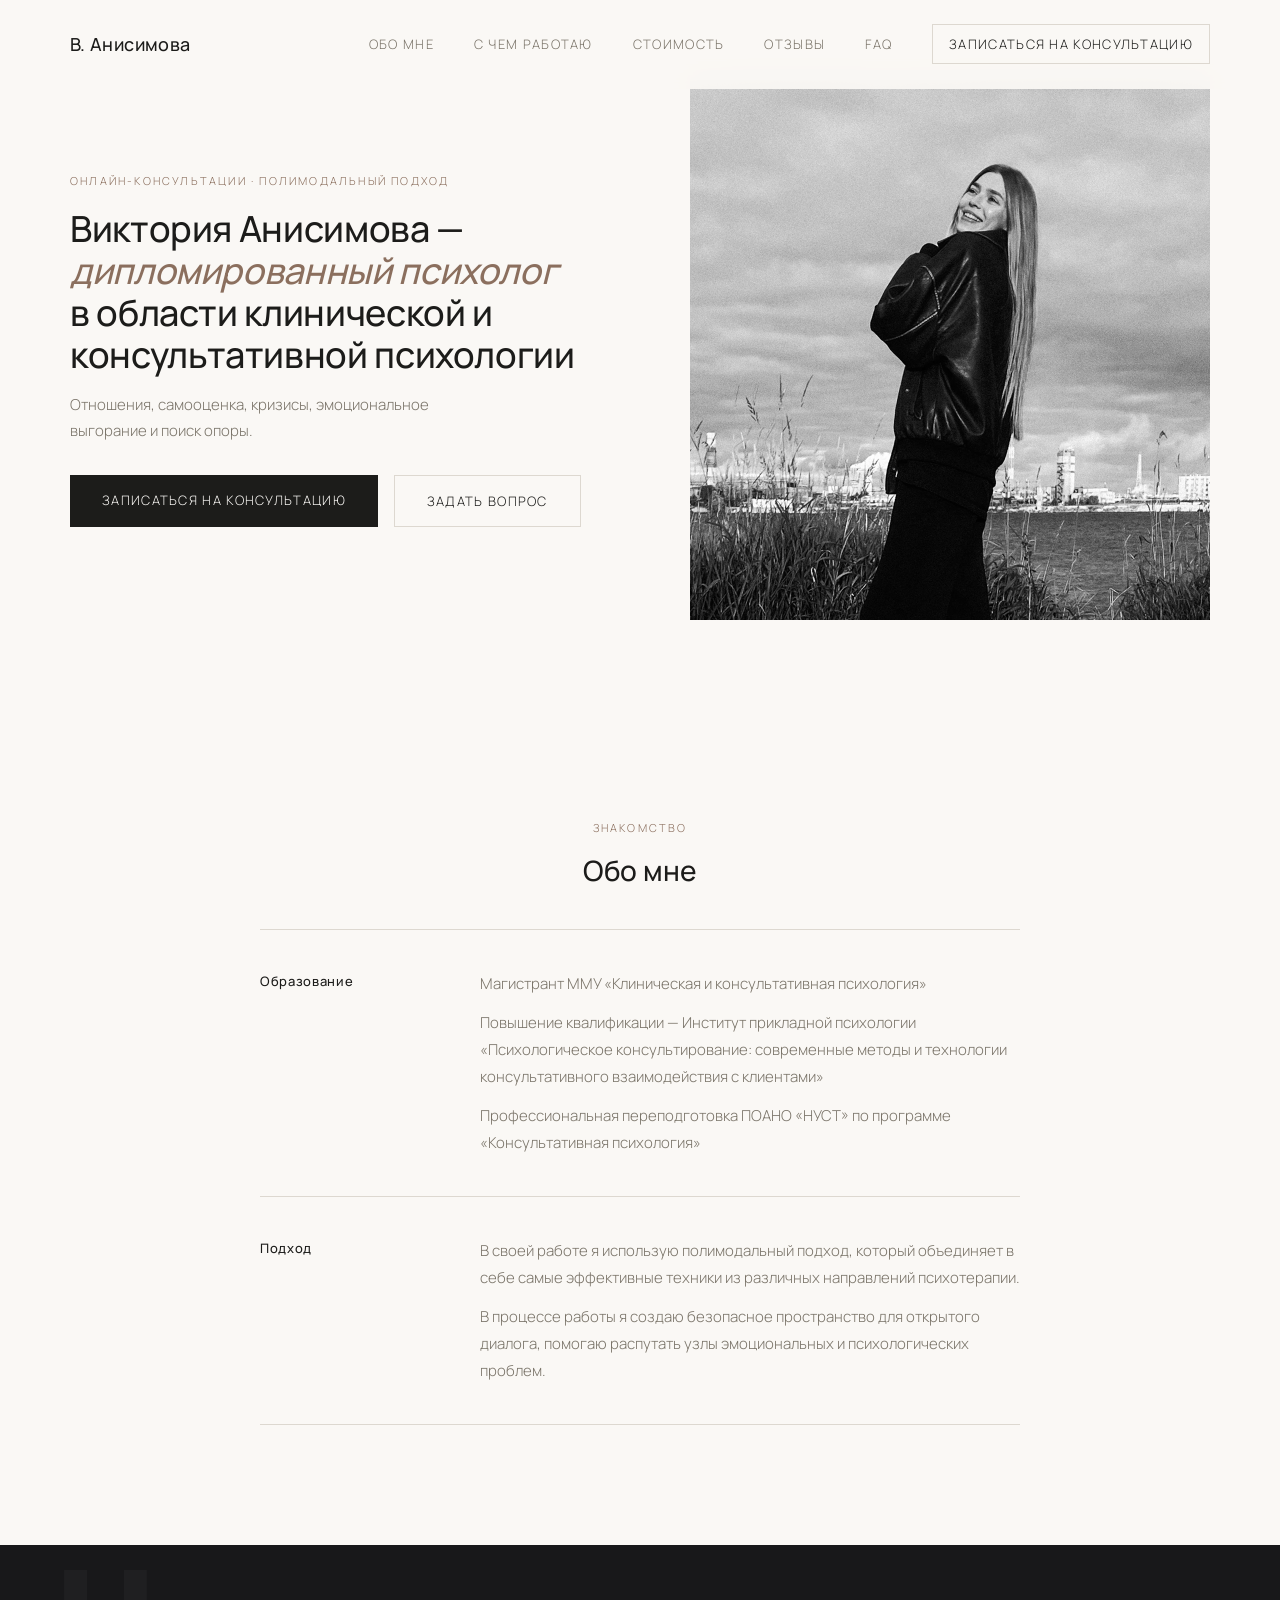
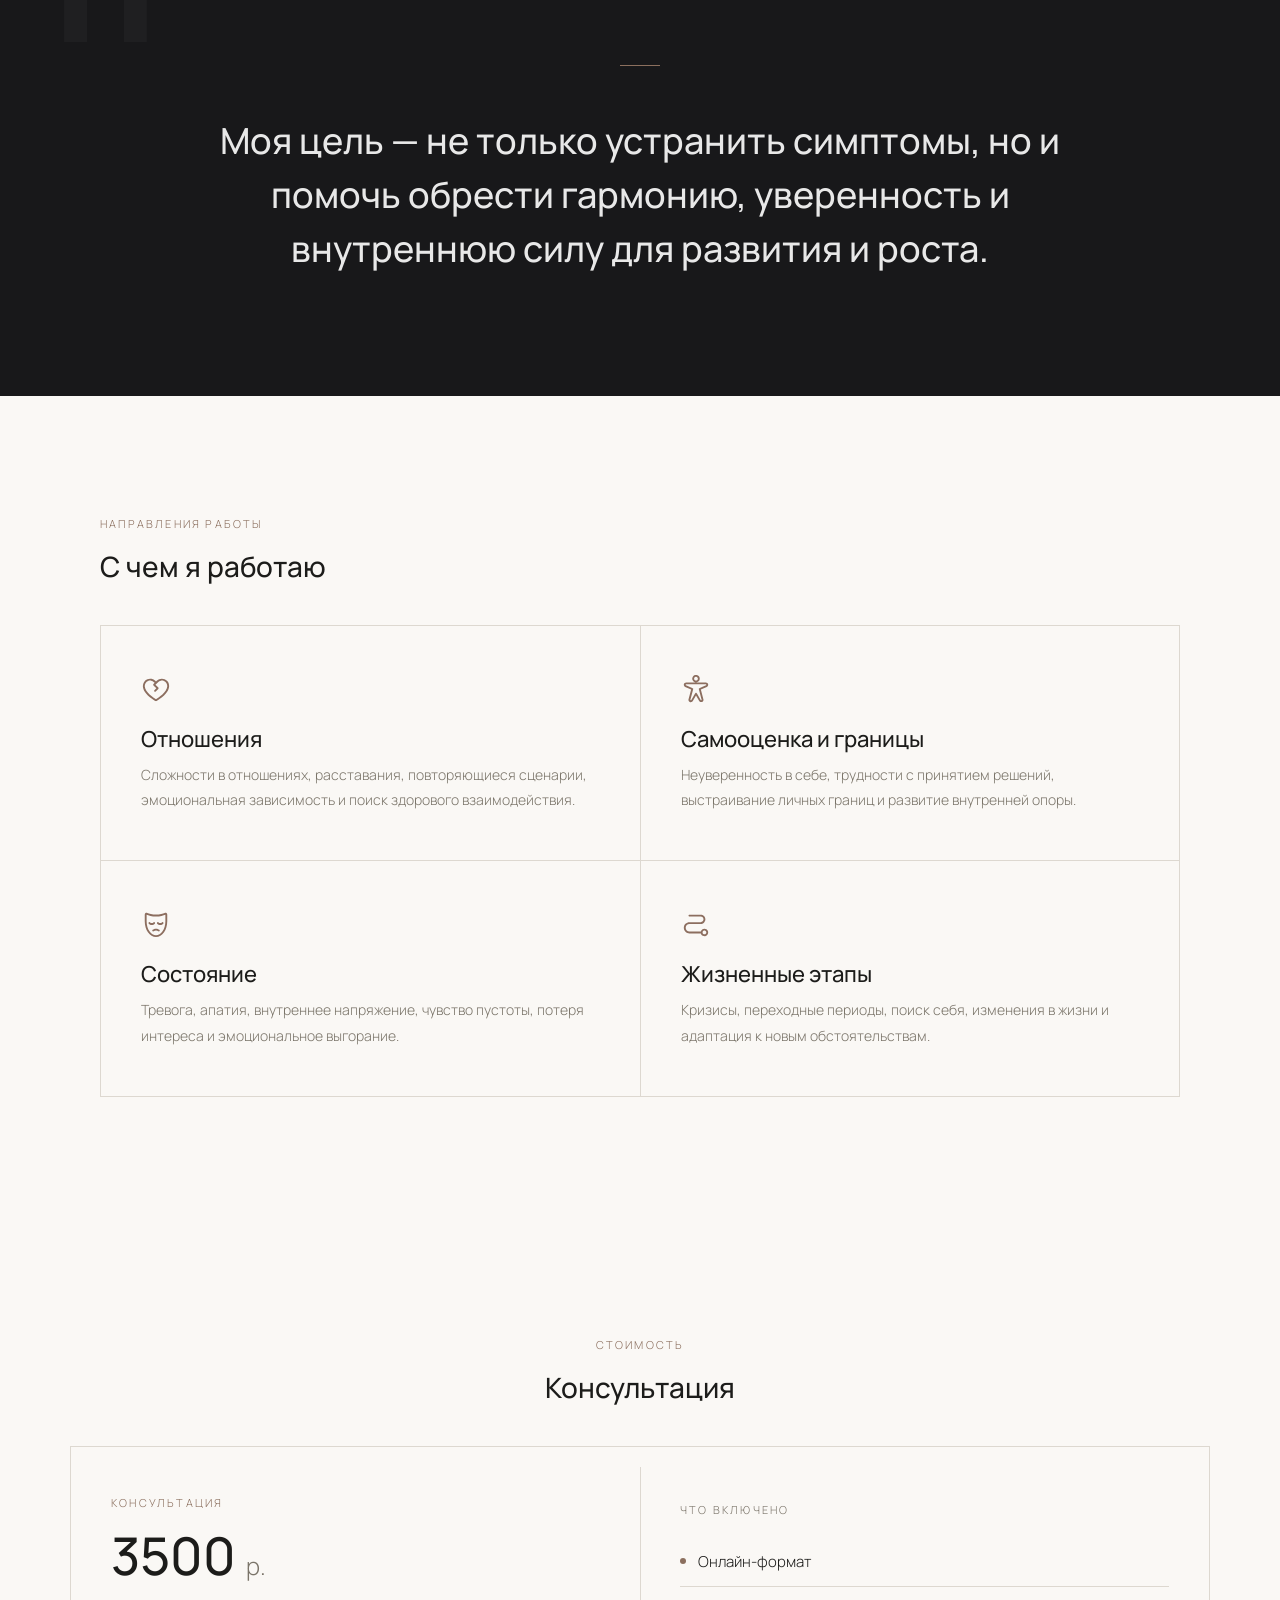
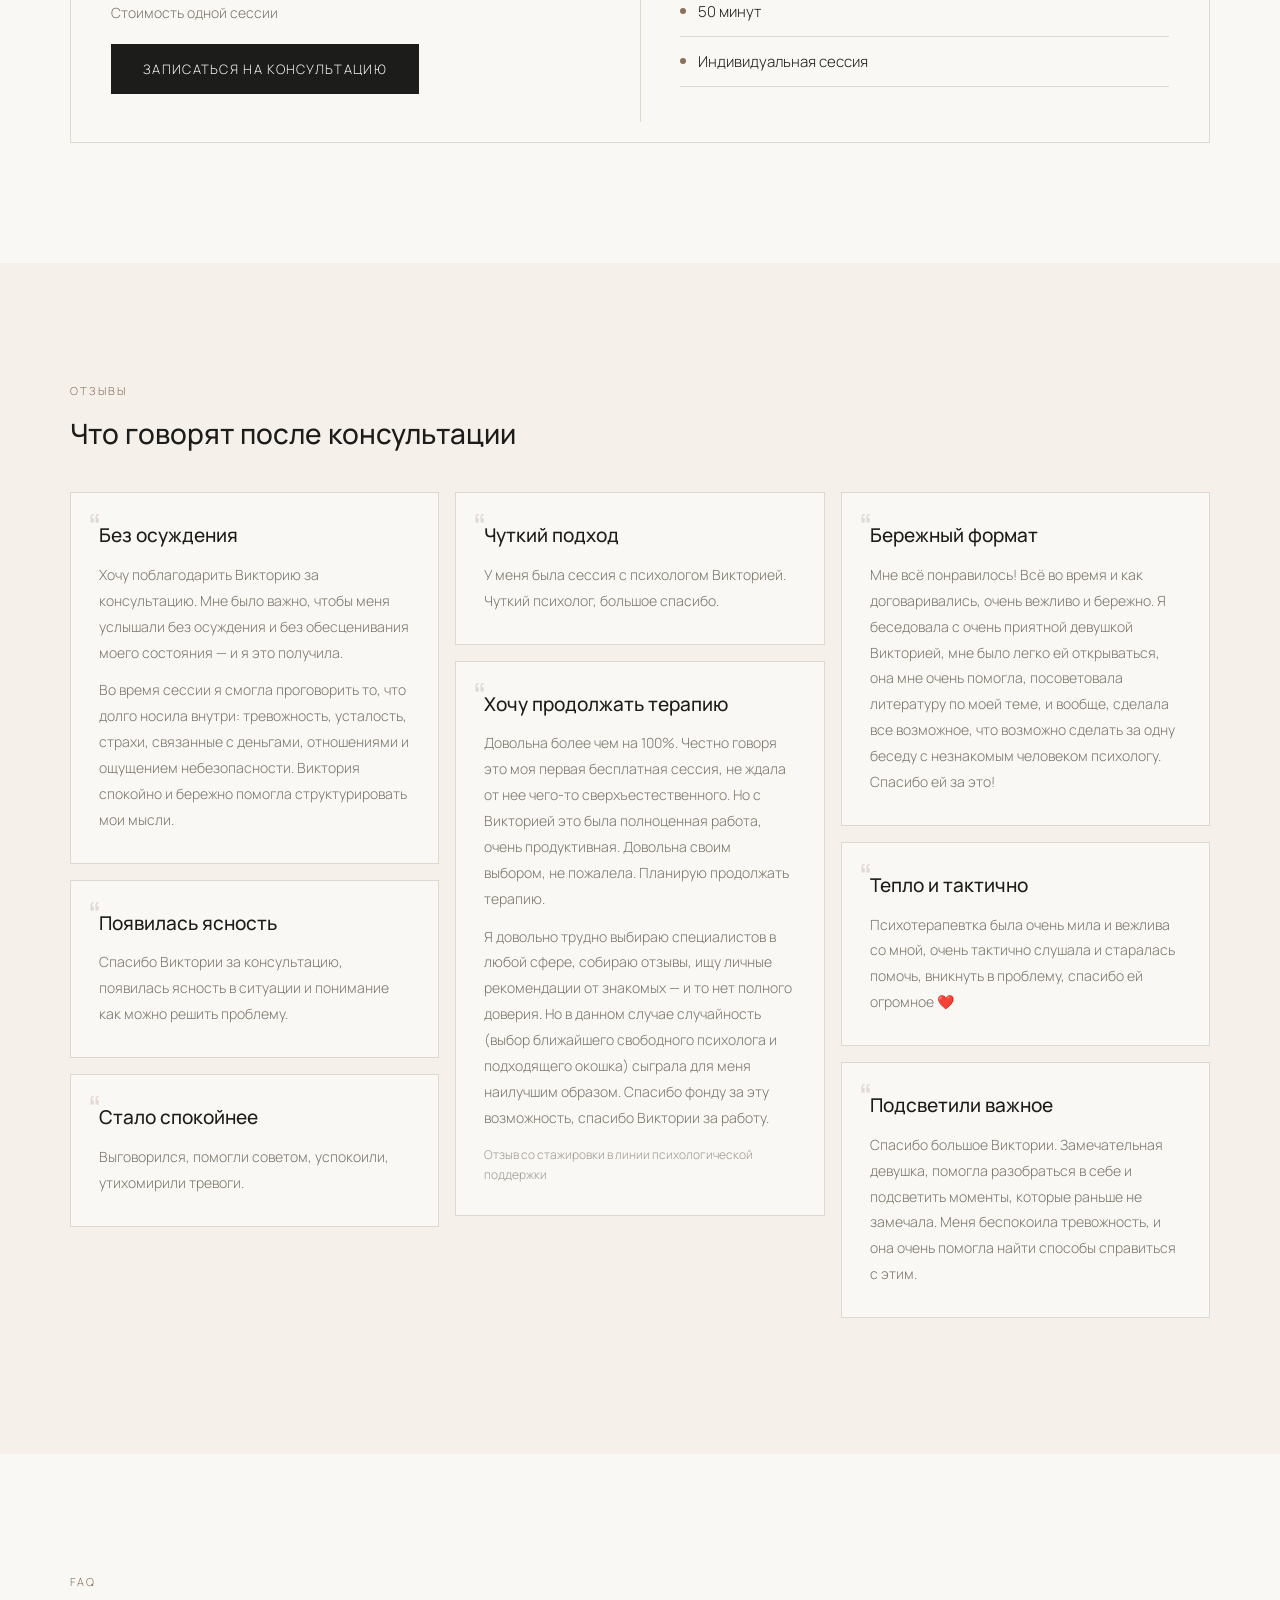
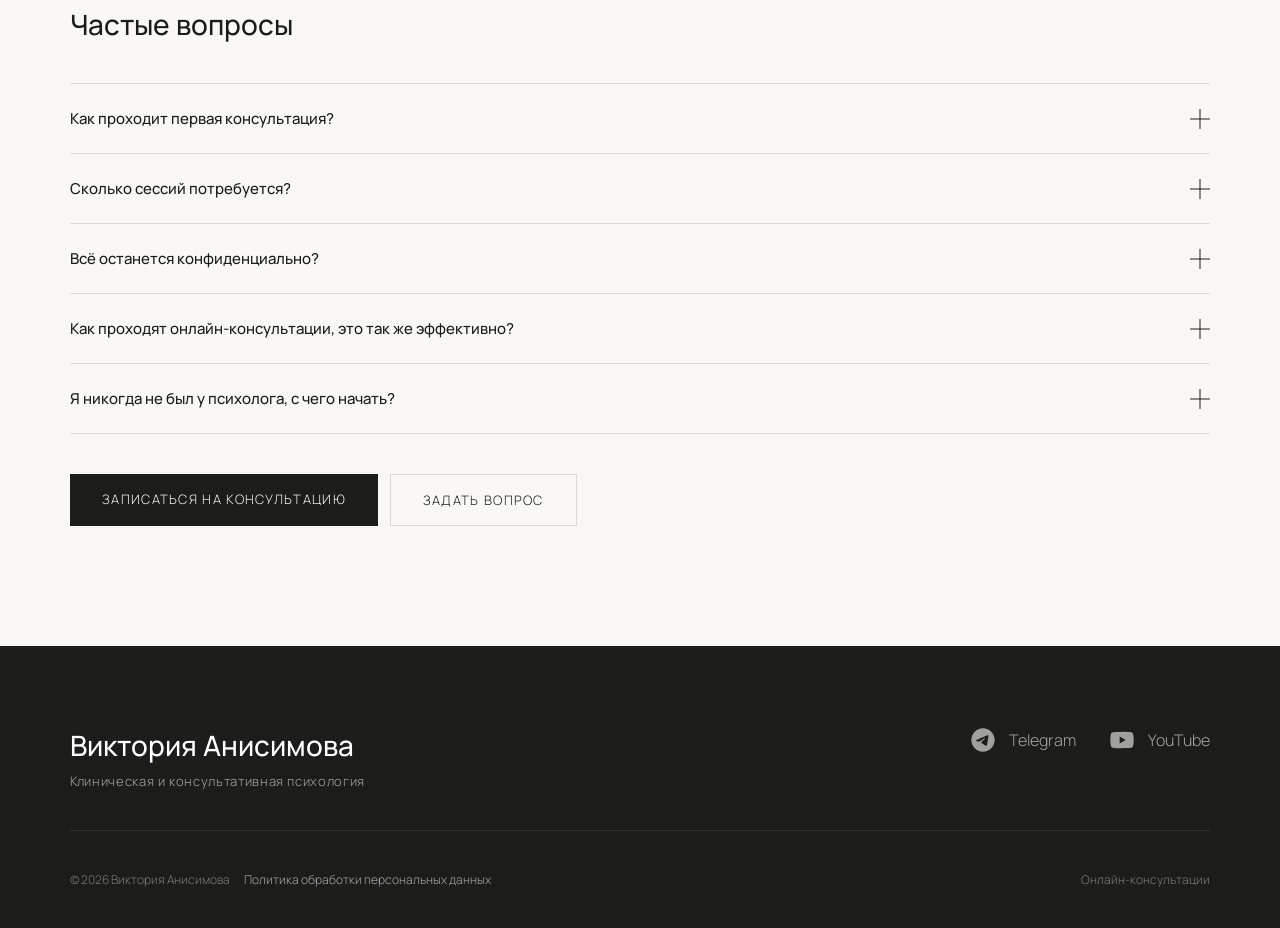
<file: index.html>
<!DOCTYPE html>
<html lang="ru">
<head>
  <meta charset="UTF-8">
  <meta name="viewport" content="width=device-width, initial-scale=1.0">
  <title>Виктория Анисимова — психолог</title>
  <meta name="description" content="Виктория Анисимова — дипломированный психолог. Онлайн-консультации: тревожность, отношения, самооценка, выгорание и жизненные кризисы.">
  <meta property="og:title" content="Виктория Анисимова — психолог">
  <meta property="og:description" content="Онлайн-консультации психолога Виктории Анисимовой: бережная поддержка, ясность в запросе и работа с тревожностью, отношениями и самооценкой.">
  <meta property="og:image" content="https://psyprosvet.ru/img-1.jpg">
  <meta property="og:type" content="website">
  <meta property="og:url" content="https://psyprosvet.ru/">
  <link rel="icon" type="image/png" href="favicon.png">
  <link href="https://fonts.googleapis.com/css2?family=Cormorant+Garamond:ital,wght@0,300;0,400;0,500;1,300;1,400&family=Manrope:wght@300;400;500&display=swap" rel="stylesheet">
  <link rel="stylesheet" href="style.css">
  <script src="https://mcp.figma.com/mcp/html-to-design/capture.js" async></script>
</head>
<body>

<!-- NAV -->
<nav id="nav">
  <div class="nav-inner">
    <a href="#" class="nav-logo">В. Анисимова</a>
    <ul class="nav-links">
      <li><a href="#about">Обо мне</a></li>
      <li><a href="#services">С чем работаю</a></li>
      <li><a href="#pricing">Стоимость</a></li>
      <li><a href="#testimonials">Отзывы</a></li>
      <li><a href="#faq">FAQ</a></li>
      <li><a href="#" class="open-popup nav-cta">Записаться на консультацию</a></li>
    </ul>
    <a href="#" class="open-popup nav-cta nav-cta-tablet">Записаться на консультацию</a>
    <button class="nav-burger" id="nav-burger" aria-label="Открыть меню" aria-expanded="false" aria-controls="mobile-menu">
      <span></span><span></span><span></span>
    </button>
  </div>
  <div class="mobile-nav-backdrop" id="mobile-nav-backdrop"></div>
  <div class="mobile-menu" id="mobile-menu">
    <ul class="mobile-menu-links">
      <li><a href="#about">Обо мне</a></li>
      <li><a href="#services">С чем работаю</a></li>
      <li><a href="#pricing">Стоимость</a></li>
      <li><a href="#testimonials">Отзывы</a></li>
      <li><a href="#faq">FAQ</a></li>
      <li><a href="#" class="open-popup">Записаться на консультацию</a></li>
    </ul>
  </div>
</nav>

<!-- HERO -->
<section class="hero">
  <div class="hero-grid">
    <div class="hero-left">
      <div class="hero-eyebrow">Онлайн-консультации · Полимодальный подход</div>
      <h1 class="hero-title">
        Виктория Анисимова —<br>
        <em>дипломированный психолог</em><br>
        в области клинической и
        консультативной психологии
      </h1>
      <p class="hero-sub">
        Отношения, самооценка, кризисы, эмоциональное выгорание и поиск опоры.
      </p>
      <div class="hero-actions">
        <a href="#" class="btn-primary open-popup">Записаться на консультацию</a>
        <a href="#" class="btn-outline">Задать вопрос</a>
      </div>
    </div>
    <div class="hero-right">
      <img src="img-1.jpg" alt="Виктория Анисимова" class="hero-photo">
    </div>
  </div>
</section>

<!-- ABOUT -->
<section id="about">
  <div style="max-width:1200px; margin:0 auto;">
    <p class="section-label reveal">Знакомство</p>
    <h2 class="section-title reveal">Обо мне</h2>

    <div class="about-item reveal">
      <div class="about-label">Образование</div>
      <div class="about-text">
        <p>Магистрант ММУ «Клиническая и консультативная психология»</p>
        <p>Повышение квалификации — Институт прикладной психологии «Психологическое консультирование: современные методы и технологии консультативного взаимодействия с клиентами»</p>
        <p>Профессиональная переподготовка ПОАНО «НУСТ» по программе «Консультативная психология»</p>
      </div>
    </div>

    <div class="about-item reveal" id="approach">
      <div class="about-label">Подход</div>
      <div class="about-text">
        <p>В своей работе я использую полимодальный подход, который объединяет в себе самые эффективные техники из различных направлений психотерапии.</p>
        <p>В процессе работы я создаю безопасное пространство для открытого диалога, помогаю распутать узлы эмоциональных и психологических проблем.</p>
      </div>
    </div>
  </div>
</section>

<!-- QUOTE -->
<section class="quote-section">
  <div class="quote-inner">
    <div class="quote-line"></div>
    <p class="quote-text reveal">
      Моя цель — не только устранить симптомы, но и помочь обрести гармонию, уверенность и внутреннюю силу для развития и роста.
    </p>
  </div>
</section>

<!-- SERVICES -->
<section id="services">
  <div class="services-inner">
    <p class="section-label reveal">Направления работы</p>
    <h2 class="section-title reveal">С чем я работаю</h2>

    <div class="services-grid">
      <div class="service-card reveal">
        <div class="service-icon">
          <img src="relationships.svg" alt="Отношения">
        </div>
        <h3 class="service-title">Отношения</h3>
        <p class="service-desc">Сложности в отношениях, расставания, повторяющиеся сценарии, эмоциональная зависимость и поиск здорового взаимодействия.</p>
      </div>

      <div class="service-card reveal">
        <div class="service-icon">
          <img src="selfworth.svg" alt="Самооценка и границы">
        </div>
        <h3 class="service-title">Самооценка и границы</h3>
        <p class="service-desc">Неуверенность в себе, трудности с принятием решений, выстраивание личных границ и развитие внутренней опоры.</p>
      </div>

      <div class="service-card reveal">
        <div class="service-icon">
          <img src="state.svg" alt="Состояние">
        </div>
        <h3 class="service-title">Состояние</h3>
        <p class="service-desc">Тревога, апатия, внутреннее напряжение, чувство пустоты, потеря интереса и эмоциональное выгорание.</p>
      </div>

      <div class="service-card reveal">
        <div class="service-icon">
          <img src="life.svg" alt="Жизненные этапы">
        </div>
        <h3 class="service-title">Жизненные этапы</h3>
        <p class="service-desc">Кризисы, переходные периоды, поиск себя, изменения в жизни и адаптация к новым обстоятельствам.</p>
      </div>
    </div>
  </div>
</section>

<!-- PRICING -->
<section id="pricing">
  <div class="pricing-inner">
    <p class="section-label reveal">Стоимость</p>
    <h2 class="section-title reveal">Консультация</h2>
    <div class="pricing-card reveal">
      <div class="pricing-col pricing-col--left">
        <div class="pricing-tag">Консультация</div>
        <div class="pricing-price">3500 <span>р.</span></div>
        <div class="pricing-caption">Стоимость одной сессии</div>
        <a href="#" class="btn-primary open-popup">
          <span class="btn-text-desktop">Записаться на консультацию</span>
          <span class="btn-text-mobile">Записаться</span>
        </a>
      </div>
      <div class="pricing-col pricing-col--right">
        <div class="pricing-includes">Что включено</div>
        <div class="pricing-feature">
          <span class="pricing-feature-dot"></span>Онлайн-формат
        </div>
        <div class="pricing-feature">
          <span class="pricing-feature-dot"></span>50 минут
        </div>
        <div class="pricing-feature">
          <span class="pricing-feature-dot"></span>Индивидуальная сессия
        </div>
      </div>
    </div>
  </div>
</section>

<!-- TESTIMONIALS -->
<section id="testimonials">
  <div class="testimonials-inner">
    <p class="section-label reveal">Отзывы</p>
    <div class="testimonials-top reveal">
      <h2 class="section-title">Что говорят после консультации</h2>
    </div>
    <div class="testimonials-slider reveal">
      <div class="testimonials-track">
          <article class="testimonial-card">
            <div class="testimonial-head">
              <h3 class="testimonial-title">Без осуждения</h3>
            </div>
            <p class="testimonial-text">Хочу поблагодарить Викторию за консультацию. Мне было важно, чтобы меня услышали без осуждения и без обесценивания моего состояния — и я это получила.</p>
            <p class="testimonial-text">Во время сессии я смогла проговорить то, что долго носила внутри: тревожность, усталость, страхи, связанные с деньгами, отношениями и ощущением небезопасности. Виктория спокойно и бережно помогла структурировать мои мысли.</p>
          </article>

          <article class="testimonial-card">
            <div class="testimonial-head">
              <h3 class="testimonial-title">Появилась ясность</h3>
            </div>
            <p class="testimonial-text">Спасибо Виктории за консультацию, появилась ясность в ситуации и понимание как можно решить проблему.</p>
          </article>

          <article class="testimonial-card">
            <div class="testimonial-head">
              <h3 class="testimonial-title">Стало спокойнее</h3>
            </div>
            <p class="testimonial-text">Выговорился, помогли советом, успокоили, утихомирили тревоги.</p>
          </article>

          <article class="testimonial-card">
            <div class="testimonial-head">
              <h3 class="testimonial-title">Чуткий подход</h3>
            </div>
            <p class="testimonial-text">У меня была сессия с психологом Викторией. Чуткий психолог, большое спасибо.</p>
          </article>

          <article class="testimonial-card">
            <div class="testimonial-head">
              <h3 class="testimonial-title">Хочу продолжать терапию</h3>
            </div>
            <p class="testimonial-text">Довольна более чем на 100%. Честно говоря это моя первая бесплатная сессия, не ждала от нее чего-то сверхъестественного. Но с Викторией это была полноценная работа, очень продуктивная. Довольна своим выбором, не пожалела. Планирую продолжать терапию.</p>
            <p class="testimonial-text">Я довольно трудно выбираю специалистов в любой сфере, собираю отзывы, ищу личные рекомендации от знакомых — и то нет полного доверия. Но в данном случае случайность (выбор ближайшего свободного психолога и подходящего окошка) сыграла для меня наилучшим образом. Спасибо фонду за эту возможность, спасибо Виктории за работу.</p>
            <p class="testimonial-note">Отзыв со стажировки в линии психологической поддержки</p>
          </article>

          <article class="testimonial-card">
            <div class="testimonial-head">
              <h3 class="testimonial-title">Бережный формат</h3>
            </div>
            <p class="testimonial-text">Мне всё понравилось! Всё во время и как договаривались, очень вежливо и бережно. Я беседовала с очень приятной девушкой Викторией, мне было легко ей открываться, она мне очень помогла, посоветовала литературу по моей теме, и вообще, сделала все возможное, что возможно сделать за одну беседу с незнакомым человеком психологу. Спасибо ей за это!</p>
          </article>

          <article class="testimonial-card">
            <div class="testimonial-head">
              <h3 class="testimonial-title">Тепло и тактично</h3>
            </div>
            <p class="testimonial-text">Психотерапевтка была очень мила и вежлива со мной, очень тактично слушала и старалась помочь, вникнуть в проблему, спасибо ей огромное ❤️</p>
          </article>

          <article class="testimonial-card">
            <div class="testimonial-head">
              <h3 class="testimonial-title">Подсветили важное</h3>
            </div>
            <p class="testimonial-text">Спасибо большое Виктории. Замечательная девушка, помогла разобраться в себе и подсветить моменты, которые раньше не замечала. Меня беспокоила тревожность, и она очень помогла найти способы справиться с этим.</p>
          </article>
      </div>
    </div>
    <button class="testimonials-more btn-outline" type="button" aria-expanded="false">Показать ещё</button>
  </div>
</section>

<!-- FAQ -->
<section id="faq">
  <div class="faq-inner">
    <p class="section-label reveal">FAQ</p>
    <h2 class="section-title reveal">Частые вопросы</h2>
    <div class="faq-list">

      <div class="faq-item reveal">
        <button class="faq-question">
          Как проходит первая консультация?
          <span class="faq-icon"></span>
        </button>
        <div class="faq-answer">
          <p>Первая встреча — знакомство. Я узнаю о вашем запросе, вы можете задать любые вопросы обо мне и моём подходе. Вместе мы определим, комфортно ли нам работать друг с другом и наметим направление.</p>
        </div>
      </div>

      <div class="faq-item reveal">
        <button class="faq-question">
          Сколько сессий потребуется?
          <span class="faq-icon"></span>
        </button>
        <div class="faq-answer">
          <p>Зависит от запроса. Разовые консультации помогают разобраться в конкретной ситуации. Для глубокой работы — обычно от 8 до 20 встреч. Конкретные сроки обсуждаем после первой сессии.</p>
        </div>
      </div>

      <div class="faq-item reveal">
        <button class="faq-question">
          Всё останется конфиденциально?
          <span class="faq-icon"></span>
        </button>
        <div class="faq-answer">
          <p>Да, всё что вы рассказываете — строго между нами. Я придерживаюсь профессионального кодекса этики психолога.</p>
        </div>
      </div>

      <div class="faq-item reveal">
        <button class="faq-question">
          Как проходят онлайн-консультации, это так же эффективно?
          <span class="faq-icon"></span>
        </button>
        <div class="faq-answer">
          <p>Онлайн-формат полноценно заменяет очный приём. Вы можете находиться в любом месте где вам комфортно — дома, в тихом кафе. Связь через видеозвонок, качество работы от этого не страдает.</p>
        </div>
      </div>

      <div class="faq-item reveal">
        <button class="faq-question">
          Я никогда не был у психолога, с чего начать?
          <span class="faq-icon"></span>
        </button>
        <div class="faq-answer">
          <p>Просто напишите мне. Не нужно заранее чётко формулировать запрос или готовиться — разобраться в том, с чем вы пришли, это и есть часть нашей работы.</p>
        </div>
      </div>

    </div>
    <div class="faq-cta">
      <a href="#" class="btn-primary open-popup">Записаться на консультацию</a>
      <a href="#" class="btn-outline">Задать вопрос</a>
    </div>
  </div>
</section>

<!-- FOOTER -->
<footer id="contacts">
  <div class="footer-top">
    <div>
      <div class="footer-name">Виктория Анисимова</div>
      <div class="footer-tagline">Клиническая и консультативная психология</div>
    </div>
    <div class="footer-social">
      <a href="#" class="footer-social-link">
        <img src="tg.svg" alt="Telegram"><span>Telegram</span>
      </a>
      <a href="#" class="footer-social-link">
        <img src="yt.svg" alt="YouTube"><span>YouTube</span>
      </a>
    </div>
  </div>
  <div class="footer-bottom">
    <div class="footer-bottom-main">
      <span class="footer-bottom-copy">© 2026 Виктория Анисимова</span>
      <a href="privacy-policy.html" class="footer-bottom-link">Политика обработки персональных данных</a>
    </div>
    <span class="footer-bottom-note">Онлайн-консультации</span>
  </div>
</footer>

<!-- POPUP -->
<div class="popup-overlay" id="popup">
  <div class="popup">
    <button class="popup-close" id="popup-close" aria-label="Закрыть">
      <svg width="18" height="18" viewBox="0 0 18 18" fill="none" stroke="currentColor" stroke-width="1.5">
        <line x1="1" y1="1" x2="17" y2="17"/><line x1="17" y1="1" x2="1" y2="17"/>
      </svg>
    </button>

    <div class="popup-form" id="popup-form">
      <h3 class="popup-title">Записаться на консультацию</h3>

      <div class="popup-field">
        <label class="popup-label">Имя</label>
        <input type="text" class="popup-input" id="field-name" placeholder="Ваше имя">
        <div class="popup-error">Заполните поле</div>
      </div>

      <div class="popup-field popup-field--contact-method">
        <label class="popup-label">Как с вами удобнее связаться?</label>
        <div class="popup-toggles">
          <button class="popup-toggle active" data-value="telegram">Telegram</button>
          <button class="popup-toggle" data-value="whatsapp">WhatsApp</button>
          <button class="popup-toggle" data-value="phone">Позвонить</button>
        </div>
      </div>

      <div class="popup-field popup-contact-field" id="contact-field" style="display:block;">
        <input type="text" class="popup-input" id="field-contact" placeholder="@username">
        <div class="popup-error">Заполните поле</div>
      </div>

      <div class="popup-field">
        <label class="popup-label">С чем хотите поработать? <span class="popup-optional">необязательно</span></label>
        <textarea class="popup-input popup-textarea" id="field-topic" placeholder="Опишите вкратце ваш запрос"></textarea>
      </div>

      <div class="popup-field popup-field--consent">
        <label class="popup-consent">
          <input type="checkbox" id="field-consent">
          <span>Соглашаюсь с <a href="privacy-policy.html" class="popup-consent-link">политикой обработки персональных данных</a></span>
        </label>
        <div class="popup-error">Необходимо принять условия</div>
      </div>

      <button class="btn-primary popup-submit" id="popup-submit">Отправить</button>
    </div>

    <div class="popup-success" id="popup-success">
      <div class="popup-success-icon">
        <svg width="24" height="24" viewBox="0 0 24 24" fill="none" stroke="currentColor" stroke-width="1.5">
          <polyline points="20 6 9 17 4 12"/>
        </svg>
      </div>
      <h3 class="popup-title">Спасибо!</h3>
      <p class="popup-success-text">Ваша заявка отправлена. Я свяжусь с вами по указанным контактам в течение одного рабочего дня.</p>
      <button class="btn-outline popup-ok" id="popup-ok">Ок, закрыть</button>
    </div>
  </div>
</div>

<script src="script.js"></script>

</body>
</html>
</file>
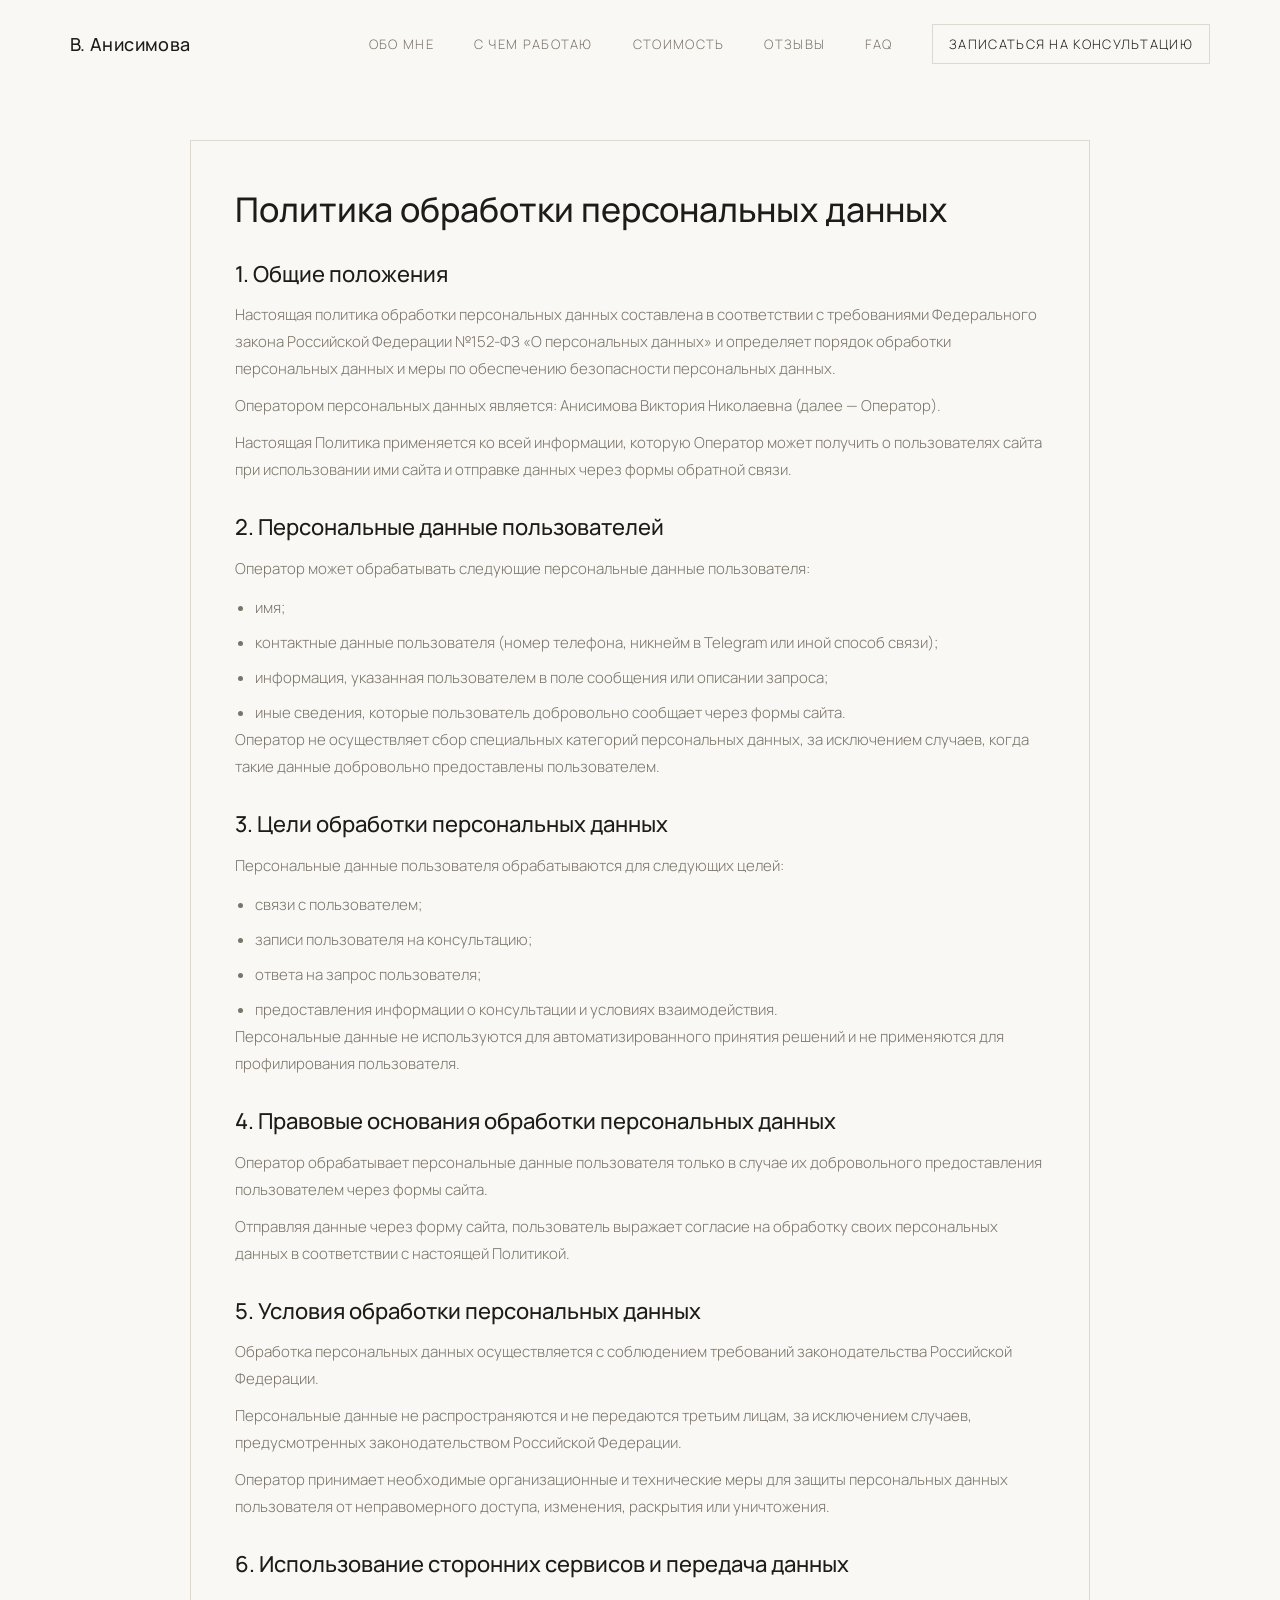
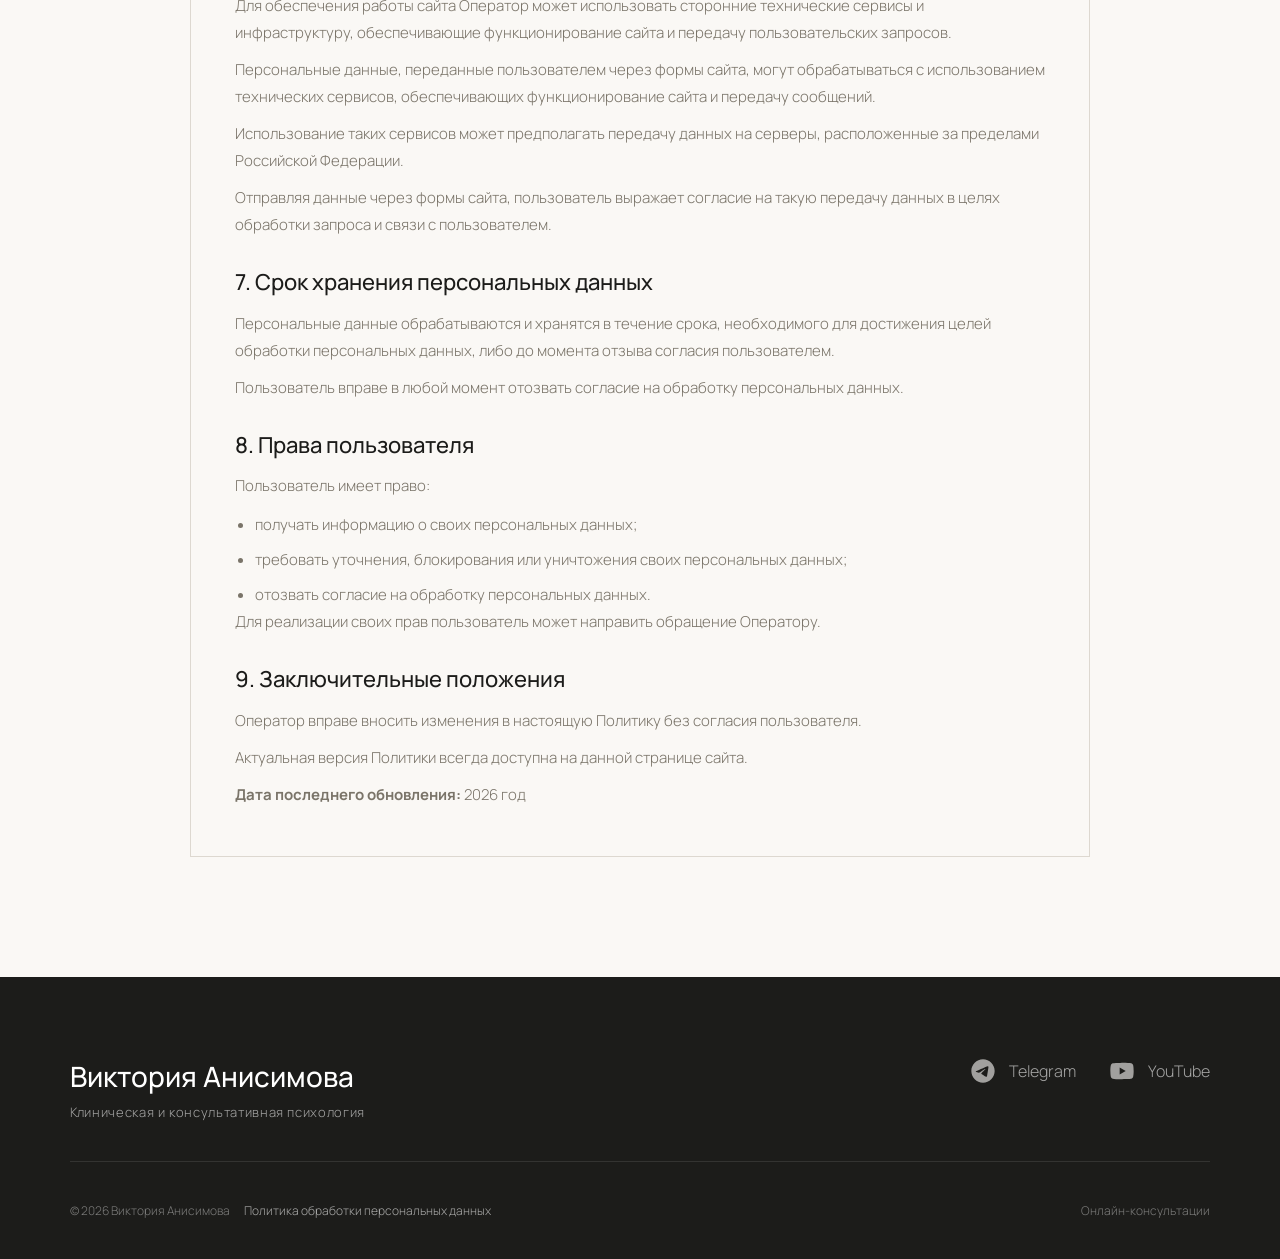
<file: privacy-policy.html>
<!DOCTYPE html>
<html lang="ru">
<head>
  <meta charset="UTF-8">
  <meta name="viewport" content="width=device-width, initial-scale=1.0">
  <title>Политика обработки персональных данных</title>
  <meta name="description" content="Политика обработки персональных данных сайта психолога Виктории Анисимовой.">
  <meta property="og:title" content="Политика обработки персональных данных — Виктория Анисимова">
  <meta property="og:description" content="Условия обработки и защиты персональных данных пользователей сайта Виктории Анисимовой.">
  <meta property="og:image" content="https://psyprosvet.ru/img-1.jpg">
  <meta property="og:type" content="website">
  <meta property="og:url" content="https://psyprosvet.ru/privacy-policy.html">
  <link rel="icon" type="image/png" href="favicon.png">
  <link href="https://fonts.googleapis.com/css2?family=Cormorant+Garamond:ital,wght@0,300;0,400;0,500;1,300;1,400&family=Manrope:wght@300;400;500&display=swap" rel="stylesheet">
  <link rel="stylesheet" href="style.css">
</head>
<body class="policy-page">

<!-- NAV -->
<nav id="nav">
  <div class="nav-inner">
    <a href="index.html" class="nav-logo">В. Анисимова</a>
    <ul class="nav-links">
      <li><a href="index.html#about">Обо мне</a></li>
      <li><a href="index.html#services">С чем работаю</a></li>
      <li><a href="index.html#pricing">Стоимость</a></li>
      <li><a href="index.html#testimonials">Отзывы</a></li>
      <li><a href="index.html#faq">FAQ</a></li>
      <li><a href="#" class="open-popup nav-cta">Записаться на консультацию</a></li>
    </ul>
    <a href="#" class="open-popup nav-cta nav-cta-tablet">Записаться на консультацию</a>
    <button class="nav-burger" id="nav-burger" aria-label="Открыть меню" aria-expanded="false" aria-controls="mobile-menu">
      <span></span><span></span><span></span>
    </button>
  </div>
  <div class="mobile-nav-backdrop" id="mobile-nav-backdrop"></div>
  <div class="mobile-menu" id="mobile-menu">
    <ul class="mobile-menu-links">
      <li><a href="index.html#about">Обо мне</a></li>
      <li><a href="index.html#services">С чем работаю</a></li>
      <li><a href="index.html#pricing">Стоимость</a></li>
      <li><a href="index.html#testimonials">Отзывы</a></li>
      <li><a href="index.html#faq">FAQ</a></li>
      <li><a href="#" class="open-popup">Записаться на консультацию</a></li>
    </ul>
  </div>
</nav>

<main class="policy-main">
  <article class="policy-content">
    <h1 class="policy-title">Политика обработки персональных данных</h1>

    <h2 class="policy-heading">1. Общие положения</h2>
    <p>Настоящая политика обработки персональных данных составлена в соответствии с требованиями Федерального закона Российской Федерации №152-ФЗ «О персональных данных» и определяет порядок обработки персональных данных и меры по обеспечению безопасности персональных данных.</p>
    <p>Оператором персональных данных является: Анисимова Виктория Николаевна (далее — Оператор).</p>
    <p>Настоящая Политика применяется ко всей информации, которую Оператор может получить о пользователях сайта при использовании ими сайта и отправке данных через формы обратной связи.</p>

    <h2 class="policy-heading">2. Персональные данные пользователей</h2>
    <p>Оператор может обрабатывать следующие персональные данные пользователя:</p>
    <ul>
      <li>имя;</li>
      <li>контактные данные пользователя (номер телефона, никнейм в Telegram или иной способ связи);</li>
      <li>информация, указанная пользователем в поле сообщения или описании запроса;</li>
      <li>иные сведения, которые пользователь добровольно сообщает через формы сайта.</li>
    </ul>
    <p>Оператор не осуществляет сбор специальных категорий персональных данных, за исключением случаев, когда такие данные добровольно предоставлены пользователем.</p>

    <h2 class="policy-heading">3. Цели обработки персональных данных</h2>
    <p>Персональные данные пользователя обрабатываются для следующих целей:</p>
    <ul>
      <li>связи с пользователем;</li>
      <li>записи пользователя на консультацию;</li>
      <li>ответа на запрос пользователя;</li>
      <li>предоставления информации о консультации и условиях взаимодействия.</li>
    </ul>
    <p>Персональные данные не используются для автоматизированного принятия решений и не применяются для профилирования пользователя.</p>

    <h2 class="policy-heading">4. Правовые основания обработки персональных данных</h2>
    <p>Оператор обрабатывает персональные данные пользователя только в случае их добровольного предоставления пользователем через формы сайта.</p>
    <p>Отправляя данные через форму сайта, пользователь выражает согласие на обработку своих персональных данных в соответствии с настоящей Политикой.</p>

    <h2 class="policy-heading">5. Условия обработки персональных данных</h2>
    <p>Обработка персональных данных осуществляется с соблюдением требований законодательства Российской Федерации.</p>
    <p>Персональные данные не распространяются и не передаются третьим лицам, за исключением случаев, предусмотренных законодательством Российской Федерации.</p>
    <p>Оператор принимает необходимые организационные и технические меры для защиты персональных данных пользователя от неправомерного доступа, изменения, раскрытия или уничтожения.</p>

    <h2 class="policy-heading">6. Использование сторонних сервисов и передача данных</h2>
    <p>Для обеспечения работы сайта Оператор может использовать сторонние технические сервисы и инфраструктуру, обеспечивающие функционирование сайта и передачу пользовательских запросов.</p>
    <p>Персональные данные, переданные пользователем через формы сайта, могут обрабатываться с использованием технических сервисов, обеспечивающих функционирование сайта и передачу сообщений.</p>
    <p>Использование таких сервисов может предполагать передачу данных на серверы, расположенные за пределами Российской Федерации.</p>
    <p>Отправляя данные через формы сайта, пользователь выражает согласие на такую передачу данных в целях обработки запроса и связи с пользователем.</p>

    <h2 class="policy-heading">7. Срок хранения персональных данных</h2>
    <p>Персональные данные обрабатываются и хранятся в течение срока, необходимого для достижения целей обработки персональных данных, либо до момента отзыва согласия пользователем.</p>
    <p>Пользователь вправе в любой момент отозвать согласие на обработку персональных данных.</p>

    <h2 class="policy-heading">8. Права пользователя</h2>
    <p>Пользователь имеет право:</p>
    <ul>
      <li>получать информацию о своих персональных данных;</li>
      <li>требовать уточнения, блокирования или уничтожения своих персональных данных;</li>
      <li>отозвать согласие на обработку персональных данных.</li>
    </ul>
    <p>Для реализации своих прав пользователь может направить обращение Оператору.</p>

    <h2 class="policy-heading">9. Заключительные положения</h2>
    <p>Оператор вправе вносить изменения в настоящую Политику без согласия пользователя.</p>
    <p>Актуальная версия Политики всегда доступна на данной странице сайта.</p>

    <p class="policy-updated"><strong>Дата последнего обновления:</strong> 2026 год</p>
  </article>
</main>

<!-- FOOTER -->
<footer id="contacts">
  <div class="footer-top">
    <div>
      <div class="footer-name">Виктория Анисимова</div>
      <div class="footer-tagline">Клиническая и консультативная психология</div>
    </div>
    <div class="footer-social">
      <a href="#" class="footer-social-link">
        <img src="tg.svg" alt="Telegram"><span>Telegram</span>
      </a>
      <a href="#" class="footer-social-link">
        <img src="yt.svg" alt="YouTube"><span>YouTube</span>
      </a>
    </div>
  </div>
  <div class="footer-bottom">
    <div class="footer-bottom-main">
      <span class="footer-bottom-copy">© 2026 Виктория Анисимова</span>
      <a href="privacy-policy.html" class="footer-bottom-link">Политика обработки персональных данных</a>
    </div>
    <span class="footer-bottom-note">Онлайн-консультации</span>
  </div>
</footer>

<!-- POPUP -->
<div class="popup-overlay" id="popup">
  <div class="popup">
    <button class="popup-close" id="popup-close" aria-label="Закрыть">
      <svg width="18" height="18" viewBox="0 0 18 18" fill="none" stroke="currentColor" stroke-width="1.5">
        <line x1="1" y1="1" x2="17" y2="17"/><line x1="17" y1="1" x2="1" y2="17"/>
      </svg>
    </button>

    <div class="popup-form" id="popup-form">
      <h3 class="popup-title">Записаться на консультацию</h3>

      <div class="popup-field">
        <label class="popup-label">Имя</label>
        <input type="text" class="popup-input" id="field-name" placeholder="Ваше имя">
        <div class="popup-error">Заполните поле</div>
      </div>

      <div class="popup-field popup-field--contact-method">
        <label class="popup-label">Как с вами удобнее связаться?</label>
        <div class="popup-toggles">
          <button class="popup-toggle active" data-value="telegram">Telegram</button>
          <button class="popup-toggle" data-value="whatsapp">WhatsApp</button>
          <button class="popup-toggle" data-value="phone">Позвонить</button>
        </div>
      </div>

      <div class="popup-field popup-contact-field" id="contact-field" style="display:block;">
        <input type="text" class="popup-input" id="field-contact" placeholder="@username">
        <div class="popup-error">Заполните поле</div>
      </div>

      <div class="popup-field">
        <label class="popup-label">С чем хотите поработать? <span class="popup-optional">необязательно</span></label>
        <textarea class="popup-input popup-textarea" id="field-topic" placeholder="Опишите вкратце ваш запрос"></textarea>
      </div>

      <div class="popup-field popup-field--consent">
        <label class="popup-consent">
          <input type="checkbox" id="field-consent">
          <span>Соглашаюсь с <a href="privacy-policy.html" class="popup-consent-link">политикой обработки персональных данных</a></span>
        </label>
        <div class="popup-error">Необходимо принять условия</div>
      </div>

      <button class="btn-primary popup-submit" id="popup-submit">Отправить</button>
    </div>

    <div class="popup-success" id="popup-success">
      <div class="popup-success-icon">
        <svg width="24" height="24" viewBox="0 0 24 24" fill="none" stroke="currentColor" stroke-width="1.5">
          <polyline points="20 6 9 17 4 12"/>
        </svg>
      </div>
      <h3 class="popup-title">Спасибо!</h3>
      <p class="popup-success-text">Ваша заявка отправлена. Я свяжусь с вами по указанным контактам в течение одного рабочего дня.</p>
      <button class="btn-outline popup-ok" id="popup-ok">Ок, закрыть</button>
    </div>
  </div>
</div>

<script src="script.js"></script>

</body>
</html>
</file>
<file: style.css>
*, *::before, *::after { box-sizing: border-box; margin: 0; padding: 0; }

:root {
  --cream: #F5F0EA;
  --warm-white: #FAF8F5;
  --charcoal: #1C1C1A;
  --muted: #7A7469;
  --accent: #8B6F5E;
  --border: #DDD8D0;
  --dark-bg: #18181A;
  --error: #B4574F;
}

html { scroll-behavior: smooth; }

body {
  font-family: 'Manrope', sans-serif;
  background: var(--warm-white);
  color: var(--charcoal);
  font-weight: 300;
  overflow-x: hidden;
}

/* NAV */
nav {
  position: fixed;
  top: 0; left: 0; right: 0;
  z-index: 100;
  padding: 24px 60px;
  background: rgba(250,248,245,0.92);
  backdrop-filter: blur(12px);
  border-bottom: 1px solid transparent;
  transition: border-color 0.3s;
}

.nav-inner {
  max-width: 1140px;
  margin: 0 auto;
  display: flex;
  align-items: center;
  justify-content: flex-start;
}
nav.scrolled { border-bottom-color: var(--border); }

.nav-logo {
  font-family: 'Manrope', sans-serif;
  font-size: 18px;
  font-weight: 500;
  letter-spacing: 0.02em;
  color: var(--charcoal);
  text-decoration: none;
}

.nav-links {
  display: flex;
  align-items: center;
  gap: 40px;
  list-style: none;
  margin-left: auto;
}
.nav-links a {
  display: inline-flex;
  align-items: center;
  height: 40px;
  font-size: 13px;
  letter-spacing: 0.1em;
  text-transform: uppercase;
  color: var(--muted);
  text-decoration: none;
  transition: color 0.2s;
}
.nav-links a:hover { color: var(--charcoal); }

.nav-burger {
  display: none;
  width: 40px;
  height: 40px;
  border: 1px solid var(--border);
  background: transparent;
  padding: 9px 8px;
  cursor: pointer;
  align-items: center;
  justify-content: center;
  flex-direction: column;
  gap: 5px;
  margin-left: 12px;
}

.nav-burger span {
  width: 100%;
  height: 1px;
  background: var(--charcoal);
  transition: transform 0.25s ease, opacity 0.25s ease;
}

nav.mobile-open .nav-burger span:nth-child(1) {
  transform: translateY(6px) rotate(45deg);
}
nav.mobile-open .nav-burger span:nth-child(2) {
  opacity: 0;
}
nav.mobile-open .nav-burger span:nth-child(3) {
  transform: translateY(-6px) rotate(-45deg);
}

.mobile-nav-backdrop {
  position: fixed;
  inset: 0;
  background: transparent;
  opacity: 0;
  pointer-events: none;
  transition: opacity 0.25s ease;
}

.mobile-menu {
  position: fixed;
  top: 80px;
  right: 0;
  width: min(88vw, 340px);
  background: var(--warm-white);
  border-top: 1px solid var(--border);
  border-left: 1px solid var(--border);
  border-bottom: 1px solid var(--border);
  transform: translateX(100%);
  transition: transform 0.25s ease;
  padding: 20px 24px 28px;
  pointer-events: none;
}

.mobile-menu-links {
  list-style: none;
}

.mobile-menu-links li + li {
  margin-top: 16px;
}

.mobile-menu-links a {
  font-size: 13px;
  letter-spacing: 0.08em;
  text-transform: uppercase;
  color: var(--charcoal);
  text-decoration: none;
}

nav.mobile-open .mobile-nav-backdrop {
  opacity: 1;
  pointer-events: all;
}

nav.mobile-open .mobile-menu {
  transform: translateX(0);
  pointer-events: all;
}

/* HERO */
.hero {
  height: 700px;
  padding: 80px 60px 80px;
  overflow: hidden;
}

.hero-grid {
  max-width: 1140px;
  margin: 0 auto;
  height: 100%;
  display: grid;
  grid-template-columns: 1fr 520px;
  gap: 28px;
}

.hero-left {
  display: flex;
  flex-direction: column;
  justify-content: center;
  padding: 80px 0;
  position: relative;
}

.hero-eyebrow {
  font-size: 11px;
  letter-spacing: 0.2em;
  text-transform: uppercase;
  color: var(--accent);
  margin-bottom: 20px;
  opacity: 0;
  animation: fadeUp 0.8s ease forwards 0.2s;
}

.hero-title {
  font-family: 'Manrope', sans-serif;
  font-size: 36px;
  font-weight: 500;
  line-height: 42px;
  letter-spacing: -0.01em;
  color: var(--charcoal);
  margin-bottom: 16px;
  opacity: 0;
  animation: fadeUp 0.8s ease forwards 0.4s;
}

.hero-title em {
  font-style: italic;
  color: var(--accent);
}

.hero-sub {
  font-size: 15px;
  line-height: 1.7;
  color: var(--muted);
  max-width: 380px;
  margin-bottom: 32px;
  opacity: 0;
  animation: fadeUp 0.8s ease forwards 0.6s;
}

.hero-actions {
  display: flex;
  gap: 16px;
  flex-wrap: wrap;
  opacity: 0;
  animation: fadeUp 0.8s ease forwards 0.8s;
}

.btn-primary {
  background: var(--charcoal);
  color: var(--warm-white);
  border: none;
  padding: 16px 32px;
  font-family: 'Manrope', sans-serif;
  font-size: 13px;
  letter-spacing: 0.1em;
  text-transform: uppercase;
  cursor: pointer;
  transition: background 0.2s, transform 0.2s;
  text-decoration: none;
  display: inline-block;
}
.btn-primary:hover { background: var(--accent); transform: translateY(-1px); }

.btn-outline {
  background: transparent;
  color: var(--charcoal);
  border: 1px solid var(--border);
  padding: 16px 32px;
  font-family: 'Manrope', sans-serif;
  font-size: 13px;
  letter-spacing: 0.1em;
  text-transform: uppercase;
  cursor: pointer;
  transition: border-color 0.2s, color 0.2s;
  text-decoration: none;
  display: inline-block;
}
.btn-outline:hover { border-color: var(--charcoal); }

.btn-text-mobile { display: none; }

.hero-right {
  position: relative;
  overflow: hidden;
  background: var(--cream);
}

.hero-photo {
  width: 100%;
  height: 100%;
  object-fit: cover;
  display: block;
}

.photo-placeholder {
  width: 100%;
  height: 100%;
  display: flex;
  flex-direction: column;
  align-items: center;
  justify-content: center;
  background: linear-gradient(160deg, #E8E0D8 0%, #D4C9BE 100%);
  position: relative;
}

.photo-placeholder::before {
  content: '';
  position: absolute;
  inset: 0;
  background: url("data:image/svg+xml,%3Csvg width='60' height='60' viewBox='0 0 60 60' xmlns='http://www.w3.org/2000/svg'%3E%3Cg fill='none' fill-rule='evenodd'%3E%3Cg fill='%23BFB5AA' fill-opacity='0.15'%3E%3Cpath d='M36 34v-4h-2v4h-4v2h4v4h2v-4h4v-2h-4zm0-30V0h-2v4h-4v2h4v4h2V6h4V4h-4zM6 34v-4H4v4H0v2h4v4h2v-4h4v-2H6zM6 4V0H4v4H0v2h4v4h2V6h4V4H6z'/%3E%3C/g%3E%3C/g%3E%3C/svg%3E");
}

.photo-placeholder-icon {
  width: 80px;
  height: 80px;
  border-radius: 50%;
  background: rgba(255,255,255,0.4);
  display: flex;
  align-items: center;
  justify-content: center;
  margin-bottom: 16px;
  position: relative;
}

.photo-placeholder-icon svg { opacity: 0.5; }

.photo-placeholder-text {
  font-size: 12px;
  letter-spacing: 0.15em;
  text-transform: uppercase;
  color: var(--accent);
  opacity: 0.7;
  position: relative;
}

/* ABOUT */
#about {
  padding: 120px 60px 120px;
}

#about .section-label,
#about .section-title {
  text-align: center;
}

#about .section-title,
#services .section-title,
#pricing .section-title {
  margin-bottom: 40px;
}

.section-label {
  font-size: 11px;
  letter-spacing: 0.2em;
  text-transform: uppercase;
  color: var(--accent);
  margin-bottom: 16px;
}

.section-title {
  font-family: 'Manrope', sans-serif;
  font-size: 28px;
  font-weight: 500;
  margin-bottom: 80px;
}

.about-item {
  display: grid;
  grid-template-columns: 180px 1fr;
  gap: 40px;
  padding: 40px 0;
  border-top: 1px solid var(--border);
  max-width: 760px;
  margin-left: auto;
  margin-right: auto;
}

.about-item:last-child { border-bottom: 1px solid var(--border); }

.about-label {
  font-size: 13px;
  font-weight: 500;
  letter-spacing: 0.05em;
  padding-top: 2px;
}

.about-text {
  font-size: 15px;
  line-height: 1.8;
  color: var(--muted);
}

.about-text p { margin-bottom: 12px; }
.about-text p:last-child { margin-bottom: 0; }

/* QUOTE */
.quote-section {
  background: var(--dark-bg);
  padding: 120px 60px;
  margin-top: 0;
  position: relative;
  overflow: hidden;
}

.quote-section::before {
  content: '"';
  position: absolute;
  top: -40px;
  left: 40px;
  font-family: 'Manrope', sans-serif;
  font-size: 400px;
  color: rgba(255,255,255,0.03);
  line-height: 1;
  pointer-events: none;
}

.quote-inner {
  max-width: 900px;
  margin: 0 auto;
  text-align: center;
  position: relative;
}

.quote-line {
  width: 40px;
  height: 1px;
  background: var(--accent);
  margin: 0 auto 48px;
}

.quote-text {
  font-family: 'Manrope', sans-serif;
  font-size: 36px;
  font-weight: 500;
  line-height: 1.5;
  color: rgba(255,255,255,0.9);
}

/* SERVICES */
#services {
  padding-top: 120px;
}

.services-inner {
  max-width: 1200px;
  margin: 0 auto;
  padding: 0 60px 120px;
}

.services-grid {
  display: grid;
  grid-template-columns: 1fr 1fr;
  gap: 1px;
  background: var(--border);
  border: 1px solid var(--border);
}

.service-card {
  background: var(--warm-white);
  padding: 48px 40px;
  position: relative;
  transition: background 0.3s;
}

.service-card:hover { background: var(--cream); }

.service-icon {
  width: 30px;
  height: 30px;
  margin-bottom: 20px;
  color: var(--accent);
}

.service-icon img {
  width: 100%;
  height: 100%;
}

.service-title {
  font-family: 'Manrope', sans-serif;
  font-size: 22px;
  font-weight: 500;
  margin-bottom: 8px;
}

.service-desc {
  font-size: 14px;
  line-height: 1.8;
  color: var(--muted);
}

/* PRICING */
#pricing {
  padding: 120px 60px;
}

.pricing-inner {
  max-width: 1140px;
  margin: 0 auto;
  text-align: center;
}

.pricing-card {
  display: grid;
  grid-template-columns: 1fr 1fr;
  border: 1px solid var(--border);
  margin-top: 0;
  text-align: left;
  background: var(--warm-white);
}

.pricing-col {
  padding: 48px 40px;
}

.pricing-col--right {
  position: relative;
  display: flex;
  flex-direction: column;
  justify-content: center;
}

.pricing-col--right::before {
  content: '';
  position: absolute;
  left: 0;
  top: 20px;
  bottom: 20px;
  width: 1px;
  background: var(--border);
}

.pricing-col--left {
  display: flex;
  flex-direction: column;
  align-items: flex-start;
  gap: 20px;
}

.pricing-tag {
  font-size: 11px;
  letter-spacing: 0.2em;
  text-transform: uppercase;
  color: var(--accent);
}

.pricing-price {
  font-family: 'Manrope', sans-serif;
  font-size: 52px;
  font-weight: 500;
  color: var(--charcoal);
  line-height: 1;
}

.pricing-price span {
  font-size: 24px;
  font-weight: 300;
  color: var(--muted);
}

.pricing-caption {
  font-size: 14px;
  color: var(--muted);
  line-height: 1.6;
}

.pricing-includes {
  font-size: 11px;
  letter-spacing: 0.2em;
  text-transform: uppercase;
  color: var(--muted);
  margin-bottom: 20px;
}

.pricing-feature {
  display: flex;
  align-items: center;
  gap: 12px;
  font-size: 15px;
  color: var(--charcoal);
  padding: 14px 0;
  border-bottom: 1px solid var(--border);
}

.pricing-feature:first-of-type {
  border-top: 1px solid var(--border);
}

.pricing-feature-dot {
  width: 6px;
  height: 6px;
  border-radius: 50%;
  background: var(--accent);
  flex-shrink: 0;
}

/* TESTIMONIALS */
#testimonials {
  padding: 120px 60px;
  background: var(--cream);
}

.testimonials-inner {
  max-width: 1140px;
  margin: 0 auto;
}

#testimonials .section-title {
  margin-bottom: 0;
}

.testimonials-slider {
  width: 100%;
}

.testimonials-top {
  margin-bottom: 40px;
}

.testimonials-track {
  column-count: 3;
  column-gap: 16px;
}

.testimonial-card {
  display: inline-block;
  width: 100%;
  position: relative;
  border: 1px solid var(--border);
  background: var(--warm-white);
  padding: 30px 28px;
  margin-bottom: 16px;
  break-inside: avoid;
}

.testimonial-card::before {
  content: '“';
  position: absolute;
  top: 14px;
  left: 16px;
  font-family: 'Manrope', sans-serif;
  font-size: 44px;
  line-height: 1;
  color: rgba(139, 111, 94, 0.22);
  pointer-events: none;
}

.testimonial-title {
  position: relative;
  font-family: 'Manrope', sans-serif;
  font-size: 19px;
  font-weight: 500;
  line-height: 1.3;
}

.testimonial-head {
  position: relative;
  display: flex;
  align-items: baseline;
  justify-content: space-between;
  gap: 16px;
  margin-bottom: 14px;
}

.testimonial-index {
  font-size: 11px;
  letter-spacing: 0.2em;
  text-transform: uppercase;
  color: var(--accent);
  flex-shrink: 0;
}

.testimonial-text {
  position: relative;
  font-size: 14px;
  line-height: 1.85;
  color: var(--muted);
  margin-bottom: 12px;
}

.testimonial-text:last-of-type {
  margin-bottom: 0;
}

.testimonial-note {
  position: relative;
  margin-top: 14px;
  font-size: 12px;
  line-height: 1.7;
  color: rgba(122, 116, 105, 0.72);
}

.testimonials-more {
  display: none;
}

/* FAQ */
#faq {
  padding: 120px 60px;
}

.faq-inner {
  max-width: 1140px;
  margin: 0 auto;
}

#faq .section-title {
  margin-bottom: 40px;
}

.faq-item {
  border-top: 1px solid var(--border);
}

.faq-item:last-child {
  border-bottom: 1px solid var(--border);
}

.faq-question {
  width: 100%;
  display: flex;
  align-items: center;
  justify-content: space-between;
  gap: 24px;
  padding: 24px 0;
  background: none;
  border: none;
  cursor: pointer;
  font-family: 'Manrope', sans-serif;
  font-size: 15px;
  font-weight: 500;
  color: var(--charcoal);
  text-align: left;
}

.faq-icon {
  width: 20px;
  height: 20px;
  flex-shrink: 0;
  position: relative;
}

.faq-icon::before,
.faq-icon::after {
  content: '';
  position: absolute;
  background: var(--charcoal);
  transition: transform 0.3s ease, opacity 0.3s ease;
}

.faq-icon::before {
  width: 20px;
  height: 1px;
  top: 50%;
  left: 0;
  transform: translateY(-50%);
}

.faq-icon::after {
  width: 1px;
  height: 20px;
  left: 50%;
  top: 0;
  transform: translateX(-50%);
}

.faq-item.open .faq-icon::after {
  opacity: 0;
  transform: translateX(-50%) rotate(90deg);
}

.faq-answer {
  overflow: hidden;
  max-height: 0;
  transition: max-height 0.4s ease, padding 0.4s ease;
}

.faq-item.open .faq-answer {
  max-height: 400px;
  padding-bottom: 24px;
}

.faq-answer p {
  font-size: 14px;
  line-height: 1.8;
  color: var(--muted);
  max-width: 680px;
}

.faq-cta {
  margin-top: 40px;
  display: flex;
  gap: 12px;
  flex-wrap: wrap;
}

/* NAV CTA */
.nav-cta {
  border: 1px solid var(--border) !important;
  padding: 0 16px;
  height: 40px;
  color: var(--charcoal) !important;
  text-decoration: none;
  font-size: 13px;
  letter-spacing: 0.1em;
  text-transform: uppercase;
  line-height: 1;
  display: inline-flex;
  align-items: center;
  justify-content: center;
  transition: border-color 0.2s, color 0.2s !important;
}
.nav-cta:hover {
  border-color: var(--charcoal) !important;
  color: var(--charcoal) !important;
}
.nav-cta-tablet { display: none; }

/* POPUP */
.popup-overlay {
  position: fixed;
  inset: 0;
  background: rgba(28,28,26,0.6);
  z-index: 200;
  display: flex;
  align-items: center;
  justify-content: center;
  opacity: 0;
  pointer-events: none;
  transition: opacity 0.3s;
  padding: 24px;
}

.popup-overlay.open {
  opacity: 1;
  pointer-events: all;
}

.popup {
  background: var(--warm-white);
  padding: 48px;
  max-width: 480px;
  width: 100%;
  position: relative;
}

.popup-close {
  position: absolute;
  top: 20px;
  right: 20px;
  background: none;
  border: none;
  cursor: pointer;
  color: var(--muted);
  padding: 4px;
  line-height: 1;
  transition: color 0.2s;
}
.popup-close:hover { color: var(--charcoal); }

.popup-title {
  font-family: 'Manrope', sans-serif;
  font-size: 20px;
  font-weight: 500;
  color: var(--charcoal);
  margin-bottom: 32px;
}

.popup-field {
  margin-bottom: 20px;
}

.popup-field--contact-method {
  margin-bottom: 16px;
}

.popup-field--consent {
  margin-bottom: 16px;
}

.popup-label {
  display: block;
  font-size: 11px;
  letter-spacing: 0.1em;
  text-transform: uppercase;
  color: var(--muted);
  margin-bottom: 8px;
}

.popup-optional {
  font-size: 11px;
  text-transform: none;
  letter-spacing: 0;
  opacity: 0.6;
}

.popup-input {
  width: 100%;
  border: 1px solid var(--border);
  background: transparent;
  padding: 12px 16px;
  font-family: 'Manrope', sans-serif;
  font-size: 14px;
  color: var(--charcoal);
  outline: none;
  transition: border-color 0.2s;
  appearance: none;
}
.popup-input:focus { border-color: var(--charcoal); }

.popup-field.has-error .popup-input {
  border-color: var(--error);
}

.popup-field.has-error .popup-input:focus {
  border-color: var(--error);
}

.popup-error {
  display: none;
  margin-top: 8px;
  font-size: 12px;
  line-height: 1.4;
  color: var(--error);
}

.popup-field.has-error .popup-error {
  display: block;
}

.popup-textarea {
  resize: vertical;
  min-height: 80px;
}

.popup-consent {
  display: flex;
  align-items: flex-start;
  gap: 10px;
  font-size: 13px;
  line-height: 1.5;
  color: var(--muted);
}

.popup-consent input {
  width: 16px;
  height: 16px;
  margin-top: 2px;
  accent-color: var(--charcoal);
  flex-shrink: 0;
}

.popup-consent-link {
  color: inherit;
  text-decoration: underline;
}

.popup-consent-link:hover {
  color: var(--charcoal);
}

.popup-field.has-error .popup-consent {
  color: var(--error);
}

.popup-field.has-error .popup-consent input {
  outline: 1px solid var(--error);
  outline-offset: 1px;
}

.popup-toggles {
  display: flex;
  gap: 8px;
}

.popup-toggle {
  flex: 1;
  padding: 10px 8px;
  border: 1px solid var(--border);
  background: transparent;
  font-family: 'Manrope', sans-serif;
  font-size: 13px;
  cursor: pointer;
  color: var(--muted);
  transition: all 0.2s;
}
.popup-toggle.active {
  border-color: var(--charcoal);
  background: var(--charcoal);
  color: var(--warm-white);
}

.popup-contact-field {
  display: none;
}

.popup-submit {
  width: 100%;
  margin-top: 8px;
}

.popup-success {
  display: none;
  text-align: center;
  padding: 16px 0;
}

.popup-success-icon {
  width: 52px;
  height: 52px;
  border: 1px solid var(--accent);
  border-radius: 50%;
  display: flex;
  align-items: center;
  justify-content: center;
  margin: 0 auto 24px;
  color: var(--accent);
}

.popup-success-text {
  font-size: 14px;
  line-height: 1.8;
  color: var(--muted);
  margin-bottom: 32px;
}

.popup-ok {
  display: inline-block;
}

/* FOOTER SOCIAL */
.footer-social {
  display: flex;
  flex-direction: row;
  gap: 32px;
  align-items: center;
}

.footer-social-link {
  display: flex;
  align-items: center;
  gap: 12px;
  color: rgba(255,255,255,0.6);
  text-decoration: none;
  font-size: 16px;
  font-weight: 300;
  transition: color 0.2s;
}
.footer-social-link:hover { color: white; }

.footer-social-link img {
  width: 28px;
  height: 28px;
  opacity: 0.6;
  transition: opacity 0.2s;
}
.footer-social-link:hover img { opacity: 1; }

/* FOOTER */
footer {
  background: var(--charcoal);
  color: rgba(255,255,255,0.6);
  padding: 80px 60px 40px;
}

.footer-top {
  display: flex;
  justify-content: space-between;
  align-items: flex-start;
  padding-bottom: 40px;
  border-bottom: 1px solid rgba(255,255,255,0.1);
  margin-bottom: 40px;
  max-width: 1140px;
  margin-left: auto;
  margin-right: auto;
}

.footer-name {
  font-family: 'Manrope', sans-serif;
  font-size: 28px;
  font-weight: 500;
  color: white;
  margin-bottom: 8px;
}

.footer-tagline {
  font-size: 13px;
  font-weight: 300;
  letter-spacing: 0.65px;
}

.footer-cta { text-align: right; }
.footer-cta p { margin-bottom: 20px; font-size: 14px; }

.footer-bottom {
  display: flex;
  justify-content: space-between;
  align-items: center;
  gap: 20px;
  flex-wrap: wrap;
  font-size: 12px;
  font-weight: 300;
  color: rgba(255,255,255,0.42);
  max-width: 1140px;
  margin: 0 auto;
}

.footer-bottom-main {
  display: inline-flex;
  align-items: center;
  gap: 14px;
  flex-wrap: wrap;
}

.footer-bottom-copy,
.footer-bottom-note {
  color: rgba(255,255,255,0.42);
}

.footer-bottom-link {
  color: rgba(255,255,255,0.62);
  text-decoration: none;
  transition: color 0.2s;
}

.footer-bottom-link:hover {
  color: rgba(255,255,255,0.82);
}

/* PRIVACY POLICY PAGE */
.policy-page {
  background: var(--warm-white);
}

.policy-header {
  padding: 36px 60px 0;
}

.policy-header-inner {
  max-width: 1140px;
  margin: 0 auto;
  display: flex;
  align-items: center;
  justify-content: space-between;
  gap: 16px;
}

.policy-main {
  padding: 140px 60px 120px;
}

.notfound-page .policy-main {
  min-height: 80vh;
  display: flex;
  align-items: center;
}

.policy-content {
  max-width: 900px;
  margin: 0 auto;
  border: 1px solid var(--border);
  background: var(--warm-white);
  padding: 48px 44px;
}

.policy-title {
  font-family: 'Manrope', sans-serif;
  font-size: 34px;
  font-weight: 500;
  line-height: 1.2;
  margin-bottom: 28px;
}

.policy-heading {
  font-family: 'Manrope', sans-serif;
  font-size: 22px;
  font-weight: 500;
  line-height: 1.35;
  margin: 30px 0 12px;
}

.policy-content p,
.policy-content li {
  font-size: 15px;
  line-height: 1.8;
  color: var(--muted);
}

.policy-content p + p {
  margin-top: 10px;
}

.policy-content ul {
  margin: 12px 0 0;
  padding-left: 20px;
}

.policy-content li + li {
  margin-top: 8px;
}

.policy-updated {
  margin-top: 30px;
}

/* ANIMATIONS */
@keyframes fadeUp {
  from { opacity: 0; transform: translateY(20px); }
  to { opacity: 1; transform: translateY(0); }
}

.reveal {
  opacity: 0;
  transform: translateY(24px);
  transition: opacity 0.7s ease, transform 0.7s ease;
}
.reveal.visible {
  opacity: 1;
  transform: none;
}

/* RESPONSIVE */
@media (max-width: 1080px) {
  nav { padding: 20px 24px; }
  .nav-links { display: none; }
  .nav-burger { display: inline-flex; }
  .nav-cta-tablet {
    display: inline-flex;
    margin-left: auto;
  }
  .mobile-menu { top: 80px; }
}

@media (max-width: 900px) {
  nav { padding: 20px 24px; }
  .hero { height: auto; max-height: none; padding: 0 24px; }
  .hero-grid { grid-template-columns: 1fr; }
  .hero-left { padding: 120px 0 60px; }
  .hero-right { height: 70vw; }
  .photo-placeholder { height: 70vw; }
  #about { padding: 80px 24px 80px; }
  #services { padding-top: 80px; }
  .services-inner { padding: 0 24px 80px; }
  .about-item { grid-template-columns: 1fr; gap: 12px; }
  .services-grid { grid-template-columns: 1fr; }
  .quote-section { padding: 80px 24px; }
  #pricing { padding: 80px 24px; }
  #testimonials { padding: 80px 24px; }
  .testimonials-top {
    margin-bottom: 24px;
  }
  .testimonials-track {
    display: grid;
    grid-template-columns: 1fr;
    gap: 12px;
    column-count: initial;
    column-gap: 0;
  }
  .testimonial-card {
    padding: 26px 20px;
    min-height: auto;
    margin-bottom: 0;
  }
  .testimonial-card::before {
    top: 10px;
    left: 8px;
  }
  .testimonial-title { font-size: 18px; }
  .testimonial-index { font-size: 10px; letter-spacing: 0.18em; }
  #testimonials:not(.testimonials-expanded) .testimonial-card:nth-child(n+5) {
    display: none;
  }
  .testimonials-more {
    display: inline-flex;
    margin-top: 16px;
  }
  #faq { padding: 80px 24px; }
  .pricing-card { grid-template-columns: 1fr; }
  .pricing-col--right::before { display: none; }
  .pricing-col--right { border-top: 1px solid var(--border); }
  .quote-text { font-size: 24px; }
  footer { padding: 60px 24px 32px; }
  .footer-top { flex-direction: column; gap: 32px; }
  .footer-social { align-items: flex-start; }
  .footer-bottom {
    flex-direction: column;
    align-items: flex-start;
    gap: 10px;
  }
  .policy-header {
    padding: 28px 24px 0;
  }
  .policy-main {
    padding: 116px 24px 80px;
  }
  .policy-content {
    padding: 30px 22px;
  }
  .policy-title {
    font-size: 28px;
  }
  .policy-heading {
    font-size: 20px;
  }
  .popup { padding: 32px 24px; }
}

@media (max-width: 500px) {
  .nav-cta-tablet { display: none; }
  .nav-burger { margin-left: auto; }
  #pricing .btn-text-desktop { display: none; }
  #pricing .btn-text-mobile { display: inline; }
}
</file>
